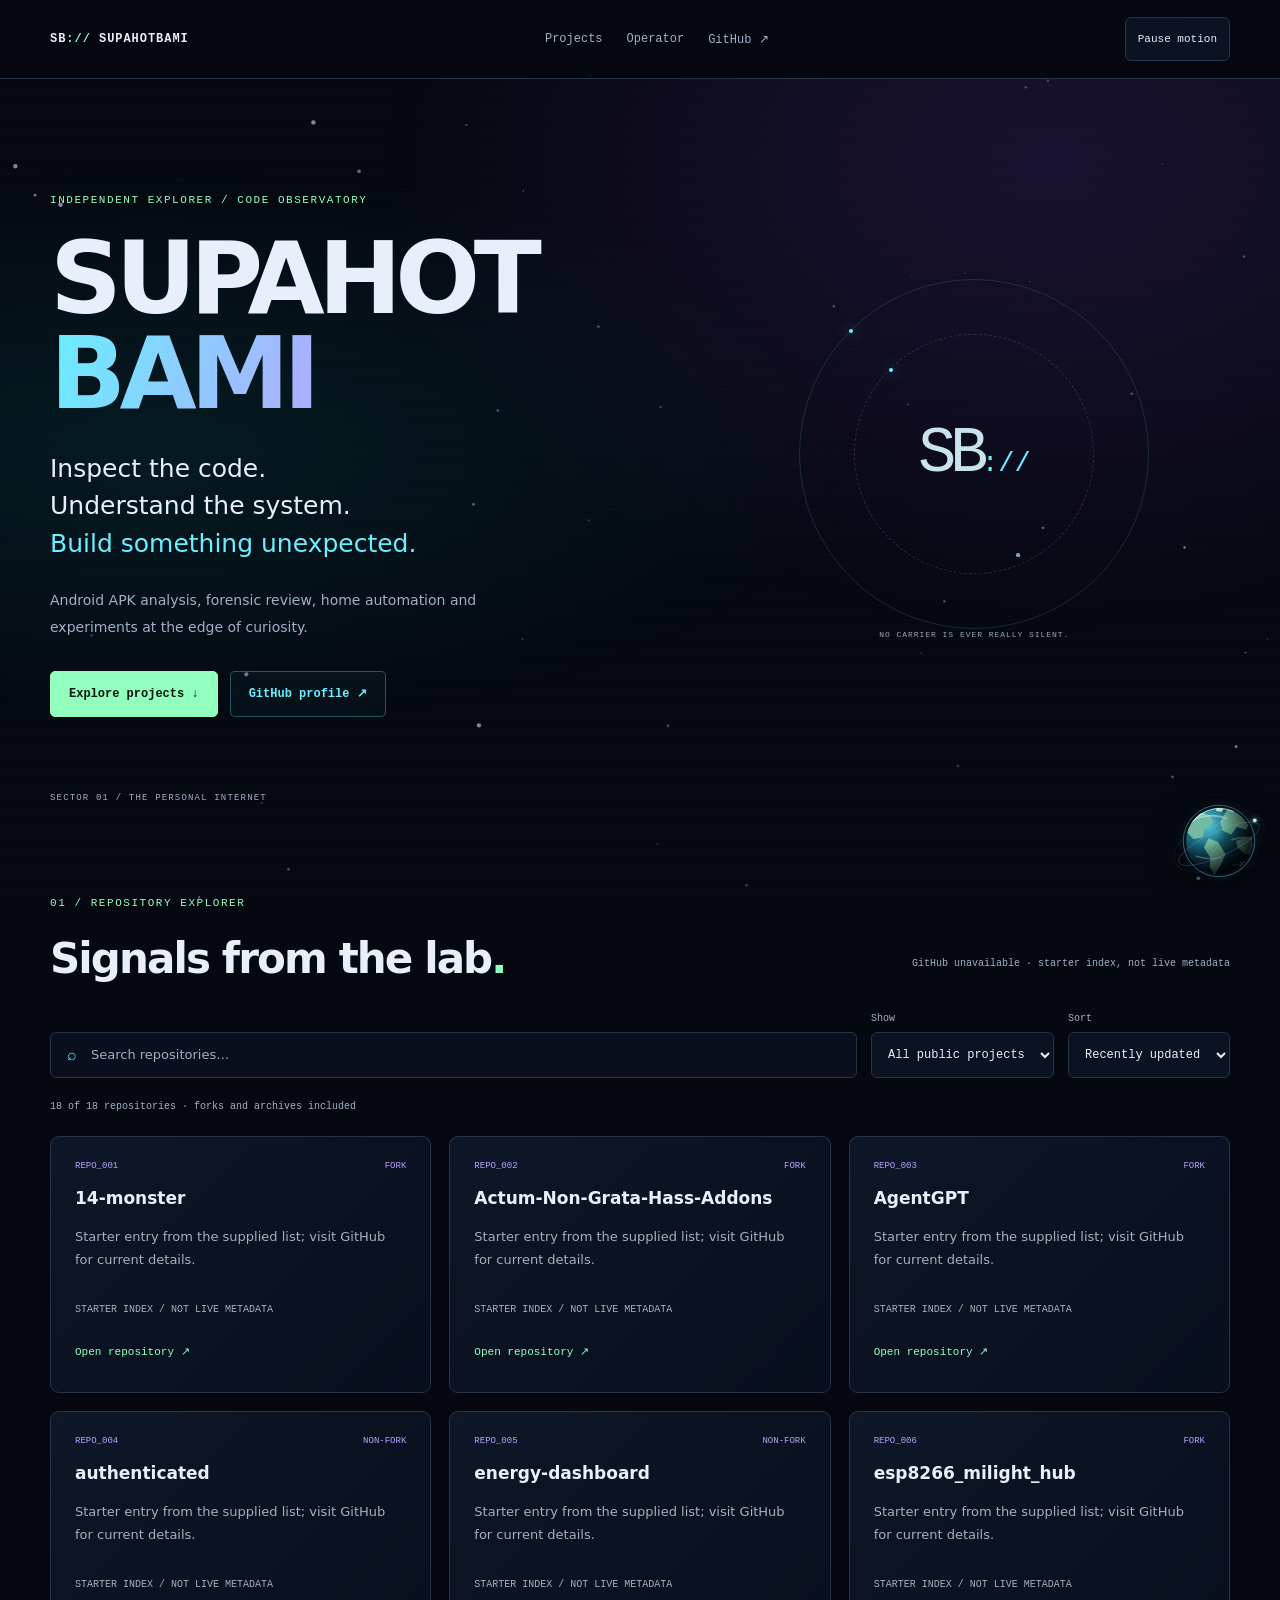
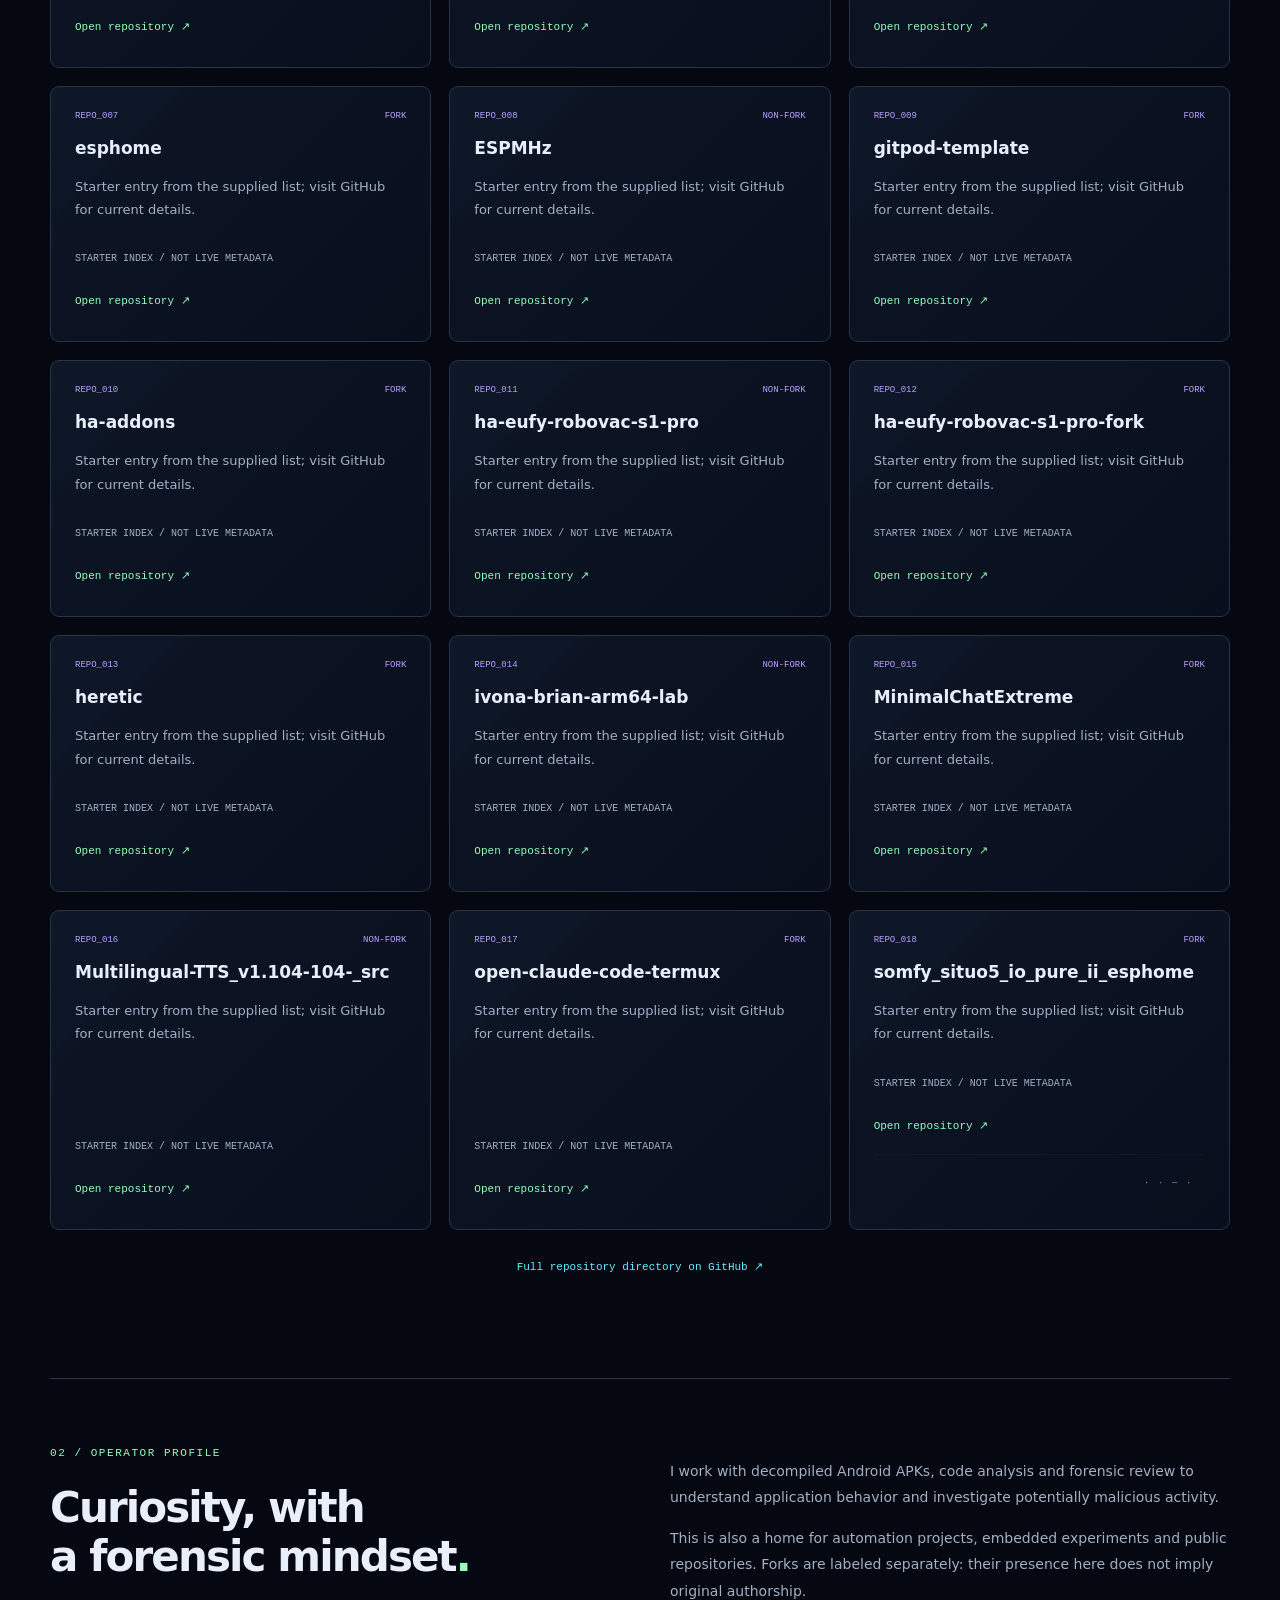
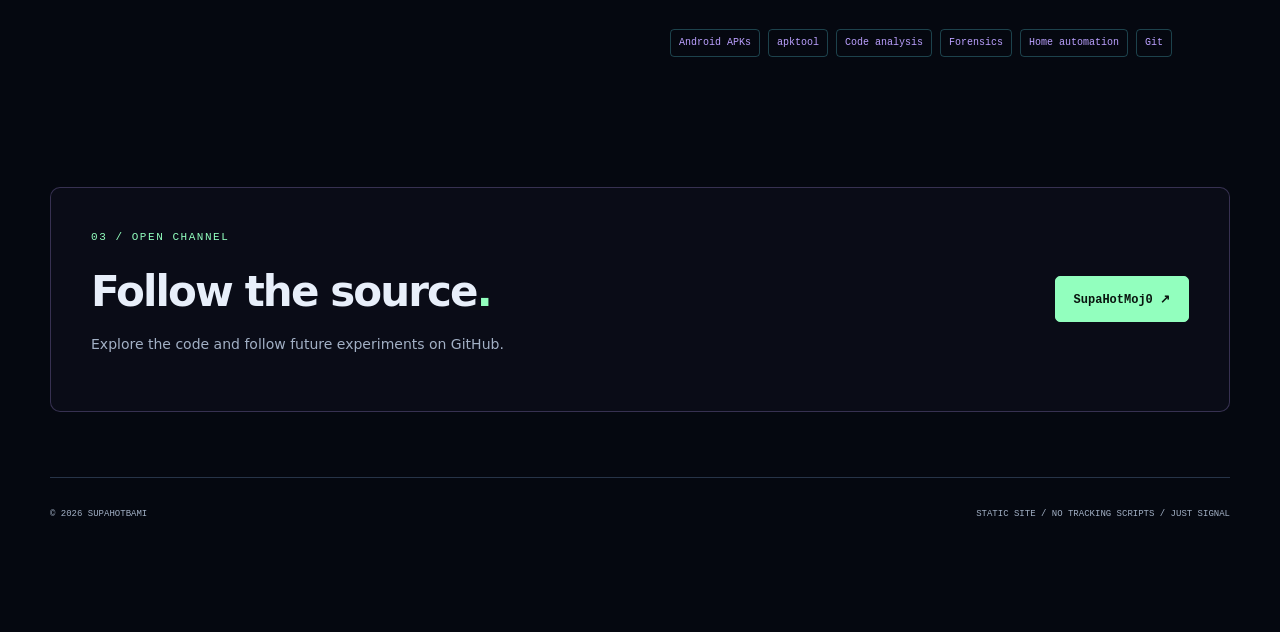
<file: index.html>
<!doctype html>
<html lang="en"><head><meta charset="utf-8"><meta name="viewport" content="width=device-width,initial-scale=1"><meta name="theme-color" content="#050810"><meta name="description" content="SupaHotBami — Android APK analysis, forensic review, home automation and code experiments."><meta property="og:title" content="SUPAHOTBAMI // Developer Observatory"><meta property="og:description" content="Android analysis, automation and open-source experiments."><meta property="og:type" content="website"><meta property="og:url" content="https://git.supahotbami.nl/"><link rel="canonical" href="https://git.supahotbami.nl/"><link rel="icon" href="/assets/favicon.svg" type="image/svg+xml"><title>SUPAHOTBAMI // Developer Observatory</title><link rel="stylesheet" href="/assets/site.css?v=habitat-4"><script src="/assets/space.js?v=habitat-4" defer></script><script src="/assets/repos.js?v=habitat-4" defer></script><link rel="stylesheet" href="/assets/experience.css?v=habitat-4"><link rel="stylesheet" href="/assets/pet.css?v=habitat-4"><script src="/assets/cipher.js?v=habitat-4" defer></script><script src="/assets/terminal.js?v=habitat-4" defer></script><script src="/assets/pet.js?v=habitat-4" defer></script></head>
<body><a class="skip" href="#projects">Skip to projects</a><canvas id="stars" aria-hidden="true"></canvas><div class="aurora" aria-hidden="true"></div><div class="scanlines" aria-hidden="true"></div>
<header><div class="wrap nav"><a class="brand" href="#home">SB<span>://</span> SUPAHOTBAMI</a><nav aria-label="Main navigation"><a href="#projects">Projects</a><a href="#about">Operator</a><a href="https://github.com/SupaHotMoj0" target="_blank" rel="noopener noreferrer">GitHub ↗</a></nav><button id="motion" type="button" aria-pressed="false">Pause motion</button></div></header>
<main><section class="hero wrap" id="home"><div><p class="eyebrow">INDEPENDENT EXPLORER / CODE OBSERVATORY</p><h1 class="neon">SUPAHOT<br><span class="hero-glitch" data-echo="BAMI_">BAMI_</span></h1><p class="lead">Inspect the code.<br>Understand the system.<br><span>Build something unexpected.</span></p><p class="intro">Android APK analysis, forensic review, home automation and experiments at the edge of curiosity.</p><div class="actions"><a class="btn" href="#projects">Explore projects ↓</a><a class="btn ghost" href="https://github.com/SupaHotMoj0" target="_blank" rel="noopener noreferrer">GitHub profile ↗</a></div></div>
<div class="signal-observer" aria-hidden="true"><div class="orbital o1"></div><div class="orbital o2"></div><span class="orbit-core">SB<span>://</span></span><span class="orbit-bottom">NO CARRIER IS EVER REALLY SILENT.</span></div><div class="coordinate" aria-hidden="true">SECTOR 01 / THE PERSONAL INTERNET</div></section>
<section class="wrap" id="projects"><div class="section-head"><div><p class="eyebrow">01 / REPOSITORY EXPLORER</p><h2>Signals from the lab<span>.</span></h2></div><p id="source-status" class="status" role="status">Opening project index…</p></div><div class="toolbar"><label class="search"><span aria-hidden="true">⌕</span><span class="sr-only">Search repositories</span><input id="search" type="search" placeholder="Search repositories…" autocomplete="off" disabled></label><label class="select-label">Show<select id="kind" disabled><option value="all">All public projects</option><option value="original">Non-forks</option><option value="fork">Forks</option><option value="archived">Archived</option><option value="mojo">Mojo</option></select></label><label class="select-label">Sort<select id="sort" disabled><option value="updated">Recently updated</option><option value="name">Name A–Z</option><option value="stars">Most stars</option><option value="jojo">JoJo</option></select></label></div><p id="count" class="count" aria-live="polite"></p><div id="grid" class="grid"></div><noscript><p>Enable JavaScript for the searchable index, or <a href="https://github.com/SupaHotMoj0?tab=repositories">browse the repositories on GitHub</a>.</p></noscript><p class="directory-link"><a href="https://github.com/SupaHotMoj0?tab=repositories" target="_blank" rel="noopener noreferrer">Full repository directory on GitHub ↗</a></p></section>
<section class="wrap about" id="about"><div><p class="eyebrow">02 / OPERATOR PROFILE</p><h2>Curiosity, with<br>a forensic mindset<span>.</span></h2></div><div><p>I work with decompiled Android APKs, code analysis and forensic review to understand application behavior and investigate potentially malicious activity.</p><p>This is also a home for automation projects, embedded experiments and public repositories. Forks are labeled separately: their presence here does not imply original authorship.</p><div class="stack"><span>Android APKs</span><span>apktool</span><span>Code analysis</span><span>Forensics</span><span>Home automation</span><span>Git</span></div></div></section><section class="wrap"><div class="contact"><div><p class="eyebrow">03 / OPEN CHANNEL</p><h2>Follow the source<span>.</span></h2><p>Explore the code and follow future experiments on GitHub.</p></div><a class="btn" href="https://github.com/SupaHotMoj0" target="_blank" rel="noopener noreferrer">SupaHotMoj0 ↗</a></div></section></main>
<aside id="terminal-window" class="terminal cipher-terminal floating" role="dialog" aria-modal="false" aria-labelledby="terminal-title" hidden tabindex="-1"><div id="terminal-handle" class="termbar" tabindex="0" aria-label="Drag title bar; arrow keys move; double-click maximizes"><div class="traffic-lights" role="group" aria-label="Window controls"><button id="terminal-close" class="traffic close" aria-label="Close terminal" type="button"><span>×</span></button><button id="terminal-minimize" class="traffic minimize" aria-label="Minimize terminal" type="button"><span>−</span></button><button id="terminal-maximize" class="traffic maximize" aria-label="Maximize terminal" aria-pressed="false" type="button"><span>⤢</span></button></div><span id="terminal-title">q@supahotbami — /dev/tty01</span></div><div class="crt-screen terminal-body"><div class="terminal-masthead" aria-hidden="true"><b>SUPAHOTBAMI</b><span>CARRIER DETECTED / LOCAL</span></div><div id="terminal-log" tabindex="0" aria-label="Terminal transcript"></div><form id="command-form"><label class="sr-only" for="command">Terminal command</label><div class="command-row"><span class="shell-prompt" aria-hidden="true">q@bami:~$</span><input id="command" autocomplete="off" autocapitalize="off" spellcheck="false" maxlength="200"><button type="submit" aria-label="Submit command">↵</button></div></form></div><div class="terminal-footer"><span id="terminal-status">carrier: idle</span><span>reset: <code>Nullify.Bami</code></span></div><div id="terminal-announcer" class="sr-only" role="log" aria-live="polite" aria-relevant="additions"></div></aside><div id="terminal-taskbar" role="toolbar" aria-label="Terminal taskbar" hidden><span>SB://</span><button id="terminal-dock" aria-label="Restore terminal" type="button">▣ q — tty.01 <i aria-hidden="true"></i></button><span>LOCAL</span></div><button id="comet" type="button" hidden aria-label="Catch the comet and reveal an Easter egg">✦</button><p id="sky-status" class="sr-only" role="status"></p>
<footer class="wrap"><span>© <span id="year"></span> SUPAHOTBAMI</span><span>STATIC SITE / NO TRACKING SCRIPTS / JUST SIGNAL</span></footer></body></html>
</file>
<file: assets/site.css>
@charset "UTF-8";
:root{color-scheme:dark;--bg:#050810;--text:#e8effa;--muted:#a2b0c5;--cyan:#69efff;--green:#92ffbe;--purple:#bba0ff;--line:#273448;--mono:ui-monospace,SFMono-Regular,Consolas,monospace;font-family:system-ui,sans-serif;background:var(--bg);color:var(--text)}*{box-sizing:border-box}[hidden]{display:none!important}html{scroll-behavior:smooth;scroll-padding-top:120px}body{margin:0;isolation:isolate;overflow-x:hidden}a{color:inherit;text-decoration:none}a:hover{color:var(--green)}button,input,select{font:inherit}button,select{cursor:pointer}button{min-height:44px;border:1px solid var(--line);border-radius:6px;background:#0b1221;color:var(--text);padding:8px 12px;font:11px var(--mono)}a:focus-visible,button:focus-visible,input:focus-visible,select:focus-visible,[tabindex]:focus-visible{outline:2px solid var(--green);outline-offset:3px}.wrap{width:min(1180px,calc(100% - 40px));margin-inline:auto}#stars,.aurora,.scanlines{position:fixed;inset:0;width:100%;height:100%;pointer-events:none}#stars{z-index:-3}.aurora{z-index:-2;background:radial-gradient(ellipse at 82% 18%,#7739c330,transparent 45%),radial-gradient(ellipse at 12% 50%,#00cccc18,transparent 45%)}.scanlines{z-index:-1;background:repeating-linear-gradient(transparent 0 4px,#ffffff03 4px 5px)}header{position:sticky;top:0;z-index:10;background:#050810ed;backdrop-filter:blur(16px);border-bottom:1px solid var(--line)}.nav{display:flex;align-items:center;justify-content:space-between;gap:20px;min-height:78px}.brand{font:700 12px var(--mono);letter-spacing:.08em}.brand span,h2>span,.prompt,.green{color:var(--green)}nav{display:flex;gap:24px;font:12px var(--mono);color:var(--muted)}.hero{position:relative;display:grid;grid-template-columns:1.2fr 1fr;gap:55px;align-items:center;min-height:750px;padding-block:100px}.eyebrow{font:11px/1.7 var(--mono);letter-spacing:.14em;color:var(--green);margin:0 0 22px}h1{font-size:clamp(54px,7.8vw,104px);font-weight:850;letter-spacing:-.065em;line-height:.95;margin:0 0 28px}h1>span{background:linear-gradient(110deg,var(--cyan),var(--purple));background-clip:text;-webkit-background-clip:text;color:transparent}.neon{animation:glow 5s ease-in-out infinite}.lead{font-size:clamp(19px,2vw,25px);line-height:1.5}.lead>span{color:var(--cyan)}.intro{color:var(--muted);max-width:460px;font-size:14px;line-height:1.9}.actions{display:flex;flex-wrap:wrap;gap:12px;margin-top:30px}.btn{display:inline-flex;align-items:center;min-height:46px;background:var(--green);color:#08140e;border:1px solid var(--green);padding:14px 18px;border-radius:5px;font:600 12px var(--mono);transition:transform .2s,box-shadow .2s}.btn:hover{color:#08140e;transform:translateY(-3px);box-shadow:0 0 30px #92ffbe2b}.btn.ghost{color:var(--cyan);border-color:#69efff50;background:#69efff08}.terminal-slot{min-width:0;min-height:410px;display:grid;align-items:center}.terminal{border:1px solid #69efff66;border-radius:10px;background:#070e1cf5;box-shadow:0 25px 100px #0008,0 0 50px #69efff10;overflow:hidden;font:12px/1.8 var(--mono);max-width:100%}.termbar{display:flex;align-items:center;gap:8px;padding:6px 12px;color:var(--muted);border-bottom:1px solid var(--line);font-size:10px;cursor:grab;touch-action:none;user-select:none}.termbar:active{cursor:grabbing}.dots{color:var(--purple);white-space:nowrap}.window-controls{display:flex;margin-left:auto;gap:4px}.window-controls button{min-width:44px;padding:4px}.terminal-body{padding:18px}.terminal-body p{margin:6px 0}.output{color:var(--muted);padding-left:18px;margin-bottom:16px!important}.terminal-footer{padding:10px 14px;border-top:1px solid var(--line);color:var(--muted);font-size:8px;letter-spacing:.04em}#terminal-status,#unlock-form label{display:block;font-size:10px;color:var(--muted);line-height:1.7}.command-row{display:flex;align-items:center;gap:6px;margin-top:8px}.command-row input{min-width:0;padding:10px 4px;font:12px var(--mono)}#terminal-log{height:210px;overflow:auto;overscroll-behavior:contain;white-space:pre-wrap;overflow-wrap:anywhere;line-height:1.8;padding:6px 0}#terminal-log p{margin:0 0 8px}.terminal.floating{position:fixed;z-index:40;width:min(460px,calc(100vw - 16px));max-width:calc(100vw - 16px);max-height:calc(100dvh - 16px);display:flex;flex-direction:column}.floating .terminal-body{overflow:auto;min-height:0}.coordinate{position:absolute;bottom:26px;font:9px var(--mono);color:var(--muted);letter-spacing:.13em}section:not(.hero){padding-block:65px}.section-head{display:flex;align-items:end;justify-content:space-between;gap:24px;margin-bottom:30px}h2{font-size:clamp(28px,3.7vw,42px);letter-spacing:-.045em;line-height:1.15;margin:0}h3{font-size:17px;overflow-wrap:anywhere}.status,.count{font:10px/1.8 var(--mono);color:var(--muted)}.status{max-width:350px;text-align:right}.toolbar{display:flex;gap:14px;align-items:end;flex-wrap:wrap}.search{flex:1;min-width:220px;display:flex;align-items:center;border:1px solid var(--line);border-radius:6px;background:#0b1221c9;padding-left:16px;color:var(--cyan)}input{border:none;background:transparent;color:var(--text);width:100%;padding:14px;font-size:13px;min-height:44px}input::placeholder{color:var(--muted)}.select-label{font:10px var(--mono);color:var(--muted);display:grid;gap:8px}select{color:var(--text);background:#0b1221;border:1px solid var(--line);border-radius:6px;padding:12px;min-height:46px;font-size:12px}.count{margin:20px 0}.grid{display:grid;grid-template-columns:repeat(3,minmax(0,1fr));gap:18px}.card{display:flex;flex-direction:column;min-height:250px;padding:24px;border:1px solid var(--line);border-radius:9px;background:linear-gradient(135deg,#101a2cdd,#080f1dee);transition:transform .2s,border-color .2s}.card:hover{transform:translateY(-5px);border-color:#69efff80}.card-top{display:flex;justify-content:space-between;gap:10px;font:9px var(--mono);color:var(--purple)}.card p{color:var(--muted);font-size:13px;line-height:1.8;margin-top:0;flex:1;overflow-wrap:anywhere}.tags,.stack{display:flex;gap:8px;flex-wrap:wrap}.tag,.stack span{border:1px solid #69efff40;border-radius:4px;padding:5px 8px;font:10px/1.6 var(--mono);color:var(--cyan);overflow-wrap:anywhere;max-width:100%}.repo-stats{font:10px/1.8 var(--mono);color:var(--muted);margin:16px 0}.repo-link{color:var(--green);font:11px var(--mono);padding-block:10px}.empty{grid-column:1/-1;color:var(--muted);padding:28px;border:1px dashed var(--line)}.directory-link{text-align:center;font:11px var(--mono);color:var(--cyan);margin:30px 0 0}.about{display:grid;grid-template-columns:1fr 1fr;gap:60px;border-top:1px solid var(--line);margin-top:40px}.about p:not(.eyebrow),.contact p:not(.eyebrow){color:var(--muted);font-size:14px;line-height:1.9}.stack{margin-top:24px}.stack span{color:var(--purple)}.contact{display:flex;gap:30px;justify-content:space-between;align-items:center;border:1px solid #bba0ff40;border-radius:10px;padding:40px;background:#bba0ff08}footer{border-top:1px solid var(--line);padding-block:28px 110px;display:flex;justify-content:space-between;gap:20px;flex-wrap:wrap;font:9px/1.8 var(--mono);color:var(--muted)}.skip{position:fixed;top:-100px;left:20px;padding:14px;background:var(--green);color:#000;z-index:70}.skip:focus{top:10px}.sr-only{position:absolute;width:1px;height:1px;padding:0;margin:-1px;overflow:hidden;clip:rect(0,0,0,0);white-space:nowrap;border:0}#terminal-dock{position:fixed;left:16px;bottom:20px;z-index:45;touch-action:none;border-color:var(--cyan);box-shadow:0 0 22px #69efff25}#space-cat{position:fixed;left:0;top:0;z-index:42;width:90px;height:76px;padding:0;border:0;background:transparent;filter:drop-shadow(0 0 10px #bba0ff66);will-change:transform;touch-action:manipulation}#space-cat svg{width:100%;height:100%}.cat-tail{transform-origin:75px 56px;animation:tail 1.2s ease-in-out infinite}#space-cat.happy{filter:drop-shadow(0 0 20px var(--green))}#comet{position:fixed;top:0;left:0;z-index:30;min-width:44px;color:var(--cyan);font-size:24px;background:transparent;border:0;filter:drop-shadow(0 0 9px var(--cyan));will-change:transform}#comet::before{content:'';position:absolute;right:29px;top:20px;width:80px;height:2px;background:linear-gradient(90deg,transparent,var(--cyan));transform:rotate(-15deg);pointer-events:none}body.egg{--cyan:#ffa4da;--green:#bdff8e}.error-main{min-height:72svh;display:grid;place-items:center;text-align:center;padding:60px 20px}.error-main section{max-width:680px}.error-main h1{font:800 clamp(90px,24vw,210px)/1 var(--mono);color:var(--cyan);margin:20px 0}.error-main p{color:var(--muted);line-height:1.8}.error-main .actions{justify-content:center}.motion-paused *{animation-play-state:paused!important}@keyframes glow{50%{filter:drop-shadow(0 0 17px #69efff35)}}@keyframes tail{50%{transform:rotate(12deg)}}@media(max-width:980px){.hero{gap:28px}.grid{grid-template-columns:repeat(2,minmax(0,1fr))}.about{gap:30px}nav{gap:14px}}@media(max-width:700px){.wrap{width:calc(100% - 32px)}.nav{flex-wrap:wrap;padding-block:12px;gap:12px}.brand{flex:1}.nav nav{order:3;width:100%;justify-content:space-between}.hero{grid-template-columns:1fr;min-height:0;padding-block:65px 90px;gap:32px}.hero h1{font-size:clamp(58px,16vw,90px)}.grid,.about{grid-template-columns:1fr}.section-head{display:block}.status{text-align:left}.contact{flex-direction:column;align-items:start;padding:25px}.search{flex-basis:100%}.select-label{flex:1;min-width:130px}section:not(.hero){padding-block:45px}.coordinate{font-size:8px}.terminal-slot{min-height:0}.about{gap:20px}#space-cat{width:76px;height:65px}}@media(prefers-reduced-motion:reduce){html{scroll-behavior:auto}*,*::before,*::after{animation:none!important;transition:none!important}}
</file>
<file: assets/experience.css>
/* Original CIPHER layer; existing site presentation stays intact. */
.hero-glitch{display:inline-block;position:relative;animation:hero-noise 19s linear infinite}.hero-glitch::before,.hero-glitch::after{content:attr(data-echo);position:absolute;inset:0;opacity:0;pointer-events:none;-webkit-text-fill-color:currentColor}.hero-glitch::before{color:#ff83c9;animation:slice-noise 19s linear infinite}.hero-glitch::after{color:#73faff;animation:slice-noise 19s .14s linear infinite reverse}
.signal-observer{position:relative;display:grid;place-items:center;min-height:370px;font-family:var(--mono)}.orbital{position:absolute;border:1px solid #69efff26;border-radius:50%;aspect-ratio:1}.orbital::after{content:'';position:absolute;top:14%;left:14%;width:4px;height:4px;background:#69efff;border-radius:50%;box-shadow:0 0 16px #69efff}.o1{width:min(350px,95%);animation:orbit-roll 80s linear infinite}.o2{width:min(240px,70%);border-style:dashed;border-color:#bba0ff35;animation:orbit-roll 100s linear infinite reverse}.orbit-core{font-size:64px;color:#c9e3ed;letter-spacing:-.1em}.orbit-core span{font-size:27px;color:#69efff;letter-spacing:0}.orbit-bottom{position:absolute;bottom:0;font-size:8px;color:#9aa6bb;letter-spacing:.12em}#sector-number{border:0;background:none;color:inherit;font:inherit;line-height:1;padding:0}
.terminal.cipher-terminal{--accent:#ffac52;--ink:#ffd6a5;--dim:#b3946d;--glass:#090501;border:1px solid #ffac5250;border-color:color-mix(in srgb,var(--accent) 35%,transparent);background:#020403;color:var(--ink);font:13px/1.85 var(--mono);border-radius:12px;box-shadow:0 38px 150px #000c,0 0 70px #ffac520e;transition:border-color 1.8s,box-shadow 1.8s}
.terminal.cipher-terminal.floating{position:fixed;z-index:55;display:flex;flex-direction:column;width:min(830px,calc(100vw - 24px));height:min(590px,calc(100dvh - 102px));max-width:calc(100vw - 16px);max-height:calc(100dvh - 88px);min-height:230px}.cipher-terminal[data-phase="2"]{--accent:#ff6157;--ink:#ffb9ae;--dim:#c28e85;--glass:#0b0203}.cipher-terminal[data-phase="3"]{--accent:#72ff9d;--ink:#baffcd;--dim:#7ba68a;--glass:#020804}.cipher-terminal.maximized{left:8px!important;top:8px!important;width:calc(100vw - 16px)!important;height:calc(100dvh - 84px)!important;max-width:none!important;max-height:none!important}
.cipher-terminal .termbar{position:relative;flex-shrink:0;height:54px;padding:0 18px;background:linear-gradient(#141615,#0a0d0b);border-bottom:1px solid #ffffff0b;color:#9ca9a2}.traffic-lights{display:flex;align-items:center;gap:0}.traffic-lights .traffic{display:grid;place-items:center;position:relative;padding:0;width:30px;height:44px;min-width:30px;background:none;border:none;border-radius:6px;color:#1b1209}.traffic::before{content:'';position:absolute;width:12px;height:12px;border-radius:50%;background:var(--lamp)}.traffic span{z-index:1;font:700 12px var(--mono);opacity:0}.traffic-lights:hover span,.traffic:focus-visible span{opacity:.9}.traffic.close{--lamp:#ff6058}.traffic.minimize{--lamp:#febc2e}.traffic.maximize{--lamp:#29c840}#terminal-title{position:absolute;left:50%;transform:translateX(-50%);font-size:10px;max-width:60%;white-space:nowrap;overflow:hidden;text-overflow:ellipsis;pointer-events:none}
.cipher-terminal .crt-screen{position:relative;display:flex;flex-direction:column;flex:1;min-height:0;padding:22px 28px 12px;background:radial-gradient(ellipse at center,var(--glass),#000 95%);overflow:hidden;isolation:isolate;box-shadow:inset 0 0 80px #0009;transition:background 1.8s,color 1.8s}.crt-screen::before{content:'';position:absolute;inset:0;z-index:3;pointer-events:none;background:repeating-linear-gradient(transparent 0 3px,#000 3px 4px);opacity:.19}.crt-screen::after{content:'';position:absolute;inset:0;z-index:3;pointer-events:none;background:linear-gradient(transparent 46%,#b5ffd506 50%,transparent 54%);background-size:100% 260%;animation:carrier-sweep 16s linear infinite}.terminal-masthead{display:flex;justify-content:space-between;gap:12px;padding-bottom:16px;margin-bottom:16px;border-bottom:1px solid #ffffff0c;font:8px var(--mono);letter-spacing:.1em;color:var(--dim)}.terminal-masthead b{font-size:12px;color:var(--accent);letter-spacing:.21em}
.cipher-terminal #terminal-log{flex:1;min-height:0;height:auto;max-height:none;overflow:auto;padding:0 4px 12px 0;scrollbar-width:thin;scrollbar-color:var(--dim) #040604;line-height:1.85}.cipher-terminal .tty-row{white-space:pre-wrap;overflow-wrap:anywhere;margin:0 0 14px;line-height:1.85;font-size:13px;letter-spacing:.015em}.tty-row.residue{letter-spacing:.09em;color:var(--dim);font-size:11px!important}.tty-row.phase-message{font-size:clamp(14px,1.15vw,17px);line-height:2.1;color:var(--accent);margin-bottom:22px}.typed-unit{animation:phosphor-settle .65s ease-out both}.typed-unit.word{animation-duration:1.05s}.tty-row.typing .tty-stream::after{content:'▋';color:var(--accent);animation:tty-caret 1.4s steps(1,end) infinite}.cipher-terminal .tty-row.echo,.cipher-terminal .tty-row.help,.cipher-terminal #command,.shell-prompt{color:#9dffba}.tty-row.system{color:var(--dim)}
.cipher-terminal .command-row{margin:0;border-top:1px solid #ffffff0c;padding-top:12px;gap:12px;min-height:56px}.shell-prompt{font:600 12px var(--mono);white-space:nowrap}.cipher-terminal #command{caret-color:#9dffba;font:13px/1.7 var(--mono);padding:8px 1px;min-height:42px;border:0;background:none;border-radius:0}.cipher-terminal #command:focus-visible{outline:none;box-shadow:0 1px 0 #75ffac40}.cipher-terminal .command-row button{border:0;background:none;color:var(--dim);font-size:17px;min-width:36px;padding:3px}.cipher-terminal .terminal-footer{display:flex;align-items:center;justify-content:space-between;gap:12px;flex-shrink:0;min-height:34px;padding:8px 22px;background:#060807;color:var(--dim);font:9px var(--mono);border-top:1px solid #ffffff09}.terminal-footer code{color:var(--accent);font:inherit}#terminal-status{font:inherit;color:inherit}.tty-glitch .terminal-masthead b,.tty-glitch .shell-prompt{animation:tty-phase-shift 240ms steps(2,end);text-shadow:-1px 0 #ff5d9b80,1px 0 #7bfaff99}
#terminal-taskbar{position:fixed;z-index:60;bottom:12px;left:50%;transform:translateX(-50%);display:flex;align-items:center;gap:12px;width:min(380px,calc(100vw - 24px));height:58px;padding:6px 12px;border:1px solid #8cbba22a;border-radius:12px;background:#080c0af0;backdrop-filter:blur(18px);font:8px var(--mono);color:#788c7e;box-shadow:0 16px 60px #0009}#terminal-taskbar #terminal-dock{position:relative;inset:auto;display:flex;align-items:center;gap:10px;flex:1;min-height:40px;padding:6px 12px;border:1px solid #a7ffbe20;border-radius:7px;background:#a7ffbe09;box-shadow:none;color:#b9d9c4;font:10px var(--mono);transform:none}#terminal-dock i{width:4px;height:4px;border-radius:50%;background:#91ffa8;margin-left:auto}
.packet-footer{margin-top:12px;padding-top:6px;border-top:1px solid #ffffff07}.packet-seam{display:block;margin-left:auto;min-width:44px;min-height:44px;border:0;background:none;color:#8590a4;font:9px var(--mono);letter-spacing:.18em}.packet-slip{padding:12px 8px;color:#a9b7cd;font:10px/2 var(--mono)}.packet-slip pre{white-space:pre-wrap;font:inherit}.grid .legendary-card{position:relative;isolation:isolate;grid-column:1/-1;display:block;padding:30px 34px;min-height:340px;border:1px solid #f2cb7770;border-radius:14px;background:radial-gradient(ellipse at 90% 10%,#c7871721,transparent 55%),linear-gradient(130deg,#17120bf2,#080b13fa 60%,#21150cf2);overflow:hidden}.legendary-card:hover{transform:none;border-color:#ffd38d}.legendary-foil{position:absolute;inset:-80%;z-index:-1;pointer-events:none;background:linear-gradient(115deg,transparent 46%,#ffd38d0c 48%,#fff5da12 50%,transparent 54%);animation:foil-drift 12s ease-in-out infinite}.legendary-top,.legendary-kicker{font:9px var(--mono);letter-spacing:.14em;color:#d5b77b;margin-bottom:20px}.legendary-seal{float:right;padding:40px 0 15px;font:clamp(18px,4vw,43px) var(--mono);color:#ffdf9e;text-shadow:0 0 28px #ffcf5844}.legendary-card h3{font-size:clamp(20px,3vw,30px);color:#ffe4b3;font-weight:500}.legendary-card p{color:#b4a68e;font:12px/1.8 var(--mono)}.legendary-stats{display:flex;flex-wrap:wrap;gap:40px;margin:25px 0}.legendary-stats dt{font:8px var(--mono);color:#a89d87}.legendary-stats dd{font:24px/1.7 var(--mono);color:#ffe2a2;margin:3px 0}.legendary-open{color:#f5d498;border:1px solid #dec28a55;background:#ffd38d06;padding:12px 18px}.fiction-label{display:block;text-align:right;color:#9a8d77;font:7px var(--mono);margin-top:12px}.select-label select{min-width:0;width:100%;max-width:100%}
@keyframes hero-noise{0%,73%,75%,100%{transform:none}73.35%{transform:skewX(.5deg)}73.7%{transform:translateX(-.6px)}74.1%{transform:translateX(.6px)}}@keyframes slice-noise{0%,73%,75%,100%{opacity:0;transform:none}73.25%,73.9%{opacity:.45;transform:translateX(2px);clip-path:inset(25% 0 62% 0)}74.2%{opacity:.25;transform:translateX(-1px);clip-path:inset(65% 0 20% 0)}}@keyframes orbit-roll{to{transform:rotate(360deg)}}@keyframes carrier-sweep{from{background-position:0 120%}to{background-position:0 -120%}}@keyframes phosphor-settle{from{opacity:.24;filter:blur(.55px);text-shadow:0 0 12px #ffab5c77}to{opacity:1;filter:blur(0)}}@keyframes tty-caret{50%{opacity:.3}}@keyframes tty-phase-shift{0%,100%{transform:none}35%{transform:translateX(.7px)}70%{transform:translateX(-.5px)}}@keyframes foil-drift{0%,25%{transform:translateX(-20%)}65%,100%{transform:translateX(20%)}}
body.motion-paused *,body.motion-paused *::before,body.motion-paused *::after{animation-play-state:paused!important;transition:none!important}body.motion-paused .typed-unit{animation:none!important;opacity:1;filter:none}body.motion-paused .hero-glitch,body.motion-paused .hero-glitch::before,body.motion-paused .hero-glitch::after{animation:none!important}body.motion-paused .hero-glitch::before,body.motion-paused .hero-glitch::after{opacity:0}#terminal-taskbar,#terminal-taskbar *,.traffic{-webkit-user-select:none;user-select:none;-webkit-tap-highlight-color:transparent}
@media(max-width:700px){.signal-observer{min-height:290px}.o1{width:270px}.o2{width:195px}.orbit-core{font-size:48px}.terminal.cipher-terminal.floating{width:calc(100vw - 16px);height:min(580px,calc(100dvh - 100px))}.cipher-terminal .termbar{height:48px;padding:0 9px}#terminal-title{font-size:8px;left:auto;right:14px;transform:none;max-width:60%}.cipher-terminal .crt-screen{padding:16px 14px 10px}.terminal-masthead{gap:8px;flex-wrap:wrap}.terminal-masthead>span{font-size:7px}.terminal-masthead b{font-size:11px}.cipher-terminal .tty-row,.cipher-terminal #command{font-size:12px}.cipher-terminal .phase-message{font-size:14px}.cipher-terminal .terminal-footer{font-size:8px;padding:8px 12px}.shell-prompt{font-size:10px}.cipher-terminal .command-row{gap:8px}.legendary-seal{float:none;padding:0 0 15px;text-align:center}.grid .legendary-card{padding:24px}}
@media(max-width:360px){.toolbar .select-label{min-width:0;flex-basis:calc(50% - 8px)}.hero h1{font-size:clamp(44px,16vw,58px)}}
@media(prefers-reduced-motion:reduce){*,*::before,*::after{animation:none!important;transition:none!important}.crt-screen::after,.hero-glitch::before,.hero-glitch::after{display:none}.typed-unit{opacity:1;filter:none}}

.hero h1 .hero-glitch{-webkit-text-fill-color:transparent;overflow:visible;padding-right:.06em;margin-right:-.06em;animation:hero-noise 19s linear infinite}.hero h1 .hero-glitch::before,.hero h1 .hero-glitch::after{-webkit-text-fill-color:currentColor}
</file>
<file: assets/pet.css>
/* SPDX-License-Identifier: MIT — original Bami Habitat artwork and presentation. */
.pet-habitat{position:fixed;right:14px;bottom:10px;width:94px;height:116px;z-index:64;isolation:isolate;filter:drop-shadow(0 8px 16px #0009)}
#pet-earth{position:absolute;inset:20px 0 0;width:94px;height:94px;padding:0;border:0;background:none;min-height:44px;border-radius:50%;overflow:visible;-webkit-tap-highlight-color:transparent}#pet-earth svg{animation:habitat-float 9s ease-in-out infinite;display:block;width:94px;height:94px;overflow:visible}.planet-atmosphere{fill:none;stroke:#74daef;stroke-width:1;opacity:.45;filter:drop-shadow(0 0 4px #51bfff)}.planet-land{transform-origin:50px 50px;animation:continent-breathe 14s ease-in-out infinite}.planet-satellite{filter:drop-shadow(0 0 3px #aafde1)}
.habitat-orbit{position:absolute;inset:23px -2px 3px;border:1px solid #96e6e40e;border-radius:50%;transform:rotate(-25deg) scaleY(.55);pointer-events:none}.habitat-caption{position:absolute;right:92px;top:36px;white-space:nowrap;font:8px var(--mono);letter-spacing:.08em;color:#a3c7bd;opacity:0;transform:translateX(4px);transition:opacity .3s,transform .3s;pointer-events:none}#pet-earth:hover .habitat-caption,#pet-earth:focus-visible .habitat-caption{opacity:1;transform:none}
#pet-house{position:absolute;top:0;left:21px;width:54px;height:52px;min-width:44px;min-height:44px;padding:0;border:0;background:none;z-index:2;filter:drop-shadow(0 0 5px #7cffac20);animation:house-arrive .6s ease-out both;-webkit-tap-highlight-color:transparent}#pet-house svg{width:54px;height:52px;overflow:visible}.house-smoke{animation:house-breath 4s ease-in-out infinite}.is-awake .house-pad{filter:drop-shadow(0 0 3px #7cffac)}
#space-cat.habitat-cat{position:fixed;left:0;top:0;z-index:65;width:58px;height:54px;min-width:44px;min-height:44px;border:0;background:none;padding:0;overflow:visible;touch-action:manipulation;filter:drop-shadow(0 1px 2px #000e);will-change:transform;cursor:grab;-webkit-tap-highlight-color:transparent;-webkit-user-select:none;user-select:none;-webkit-touch-callout:none}
.habitat-cat svg{display:block;width:58px;height:48px;overflow:visible;transform-origin:50% 70%;transition:filter .3s}.habitat-cat[data-facing="left"] svg{transform:scaleX(-1)}.habitat-cat .pet-body{filter:drop-shadow(0 0 1px #98f5c91f)}.pet-tail{transform-origin:70px 58px;animation:pet-tail-wave 3s ease-in-out infinite}.eyes{filter:drop-shadow(0 0 2px #9bff7e99);transform-origin:51px 41px}.eyes-normal{animation:pet-blink 10s linear infinite}.eyes-happy,.eyes-sleepy,.eyes-alert,.eyes-curious{display:none}
.habitat-cat[data-emotion="happy"] .eyes,.habitat-cat[data-emotion="sleepy"] .eyes,.habitat-cat[data-emotion="alert"] .eyes,.habitat-cat[data-emotion="curious"] .eyes{display:none}.habitat-cat[data-emotion="happy"] .eyes-happy,.habitat-cat[data-emotion="sleepy"] .eyes-sleepy,.habitat-cat[data-emotion="alert"] .eyes-alert,.habitat-cat[data-emotion="curious"] .eyes-curious{display:block}.habitat-cat[data-emotion="curious"] svg{rotate:-4deg}.pet-heart,.pet-purr{opacity:0;transition:opacity .25s}.habitat-cat[data-state="purring"] .pet-heart{opacity:1}.habitat-cat[data-state="purring"] .pet-purr{opacity:.5;animation:pet-purr-wave 1.2s ease-in-out infinite}.habitat-cat[data-state="purring"] svg{animation:pet-breathe 1.5s ease-in-out infinite}.habitat-cat.is-walking .paw-front{animation:pet-step .28s ease-in-out infinite alternate}.habitat-cat.is-walking .paw-back{animation:pet-step .28s .14s ease-in-out infinite alternate}.habitat-cat[data-state="emerging"]{animation:pet-emerge .7s ease-out both}.habitat-cat:focus-visible{outline:1px solid #a5ff9f;outline-offset:1px;border-radius:50%}
#pet-bubble{position:absolute;left:50%;bottom:100%;transform:translate(-50%,5px);padding:4px 7px;background:#060c0aee;border:1px solid #8bbda735;border-radius:6px;color:#c2ffc4;font:9px var(--mono);white-space:nowrap;opacity:0;transition:opacity .25s,transform .25s;pointer-events:none}#pet-bubble.shown{opacity:1;transform:translate(-50%,0)}
.alien-console{position:fixed;z-index:90;width:min(332px,calc(100vw - 16px));max-height:calc(100dvh - 16px);overflow:auto;padding:18px;border:1px solid #96f9d84f;border-radius:4px 20px 4px 20px;background:radial-gradient(ellipse at 15% 0,#376a4f25,transparent 55%),#050b0af7;backdrop-filter:blur(20px);box-shadow:0 22px 100px #000d,0 0 55px #8affb60a,inset 0 0 24px #8affb607;color:#bedfd0;font-family:var(--mono);isolation:isolate;animation:alien-awaken .3s ease-out}
.alien-console::before,.alien-console::after{content:'';position:absolute;width:18px;height:18px;border-color:#a0ffd4;pointer-events:none;opacity:.5}.alien-console::before{left:5px;top:5px;border-left:1px solid;border-top:1px solid}.alien-console::after{right:5px;bottom:5px;border-right:1px solid;border-bottom:1px solid}.alien-glyphs{font-size:13px;letter-spacing:.65em;color:#79bda0;text-align:center;border-bottom:1px solid #8affb617;padding-bottom:13px;margin-bottom:16px;text-shadow:0 0 12px #7affc45c}.alien-panel-head{display:flex;align-items:start;justify-content:space-between;gap:10px}.alien-kicker{font-size:7px;letter-spacing:.17em;color:#87a99b;margin:0 0 7px}.alien-console h2{font:500 15px var(--mono);letter-spacing:.15em;margin:0;color:#d0ffe3}.alien-panel-head button{padding:0;min-width:44px;min-height:44px;margin-top:-10px;background:none;border:0;color:#87ad99;font-size:20px}#pet-telemetry{font-size:8px;line-height:1.8;color:#92b6a5;margin:10px 0 16px}.alien-action-grid{display:grid;grid-template-columns:1fr 1fr;gap:7px}.alien-action-grid button{min-height:44px;padding:8px 9px;text-align:left;font:9px/1.4 var(--mono);background:#9affbc05;color:#b4d7c4;border:1px solid #9affbc1c;border-radius:3px}.alien-action-grid button:hover,.alien-action-grid button[aria-pressed="true"]{background:#9affbc0d;border-color:#9affbc55;color:#d0ffde}.alien-footer{margin:15px 0 0;font:7px/1.8 var(--mono);color:#7fa08e;letter-spacing:.08em}.pet-perch{outline:1px solid #8affba19;outline-offset:6px;transition:outline-color .6s}
@keyframes habitat-float{50%{translate:0 -4px}}@keyframes continent-breathe{50%{opacity:.82}}@keyframes house-arrive{from{opacity:0;translate:0 9px;scale:.8}to{opacity:1;translate:0 0;scale:1}}@keyframes house-breath{50%{opacity:.12;translate:1px -2px}}@keyframes pet-tail-wave{50%{transform:rotate(-9deg)}}@keyframes pet-blink{0%,43%,46%,100%{transform:scaleY(1)}44%,45%{transform:scaleY(.1)}}@keyframes pet-purr-wave{50%{opacity:.12}}@keyframes pet-breathe{50%{translate:0 -1px}}@keyframes pet-step{to{transform:translateY(-2px)}}@keyframes pet-emerge{from{opacity:0;scale:.4}to{opacity:1;scale:1}}@keyframes alien-awaken{from{opacity:0;translate:0 6px;filter:blur(2px)}to{opacity:1;translate:0 0;filter:blur(0)}}
body.motion-paused .habitat-cat *,body.motion-paused .pet-habitat *,body.motion-paused .alien-console,.habitat-cat.pet-paused *{animation:none!important;transition:none!important}.habitat-cat.pet-paused .eyes-normal{transform:none}.pet-habitat button:focus-visible,.alien-console button:focus-visible{outline:2px solid #acffc1;outline-offset:2px}
@media(max-width:700px){.pet-habitat{right:6px;bottom:5px;scale:.88;transform-origin:bottom right}body:has(#terminal-taskbar:not([hidden])) .pet-habitat{bottom:76px}.habitat-caption{display:none}.alien-console{padding:16px}.alien-action-grid button{font-size:9px;min-height:46px}}
@media(prefers-reduced-motion:reduce){.pet-habitat *,.habitat-cat *,.alien-console{animation:none!important;transition:none!important}}

.pet-habitat.pet-paused *{animation:none!important;transition:none!important}body.motion-paused .pet-habitat,body.motion-paused .habitat-cat{animation:none!important;transition:none!important}.habitat-cat[data-state="emerging"]{transform-origin:0 0}.habitat-cat{transform-origin:0 0}

section.alien-console{padding:18px}@media(max-width:700px){section.alien-console{padding:16px}}
.pet-habitat{z-index:66}
</file>
